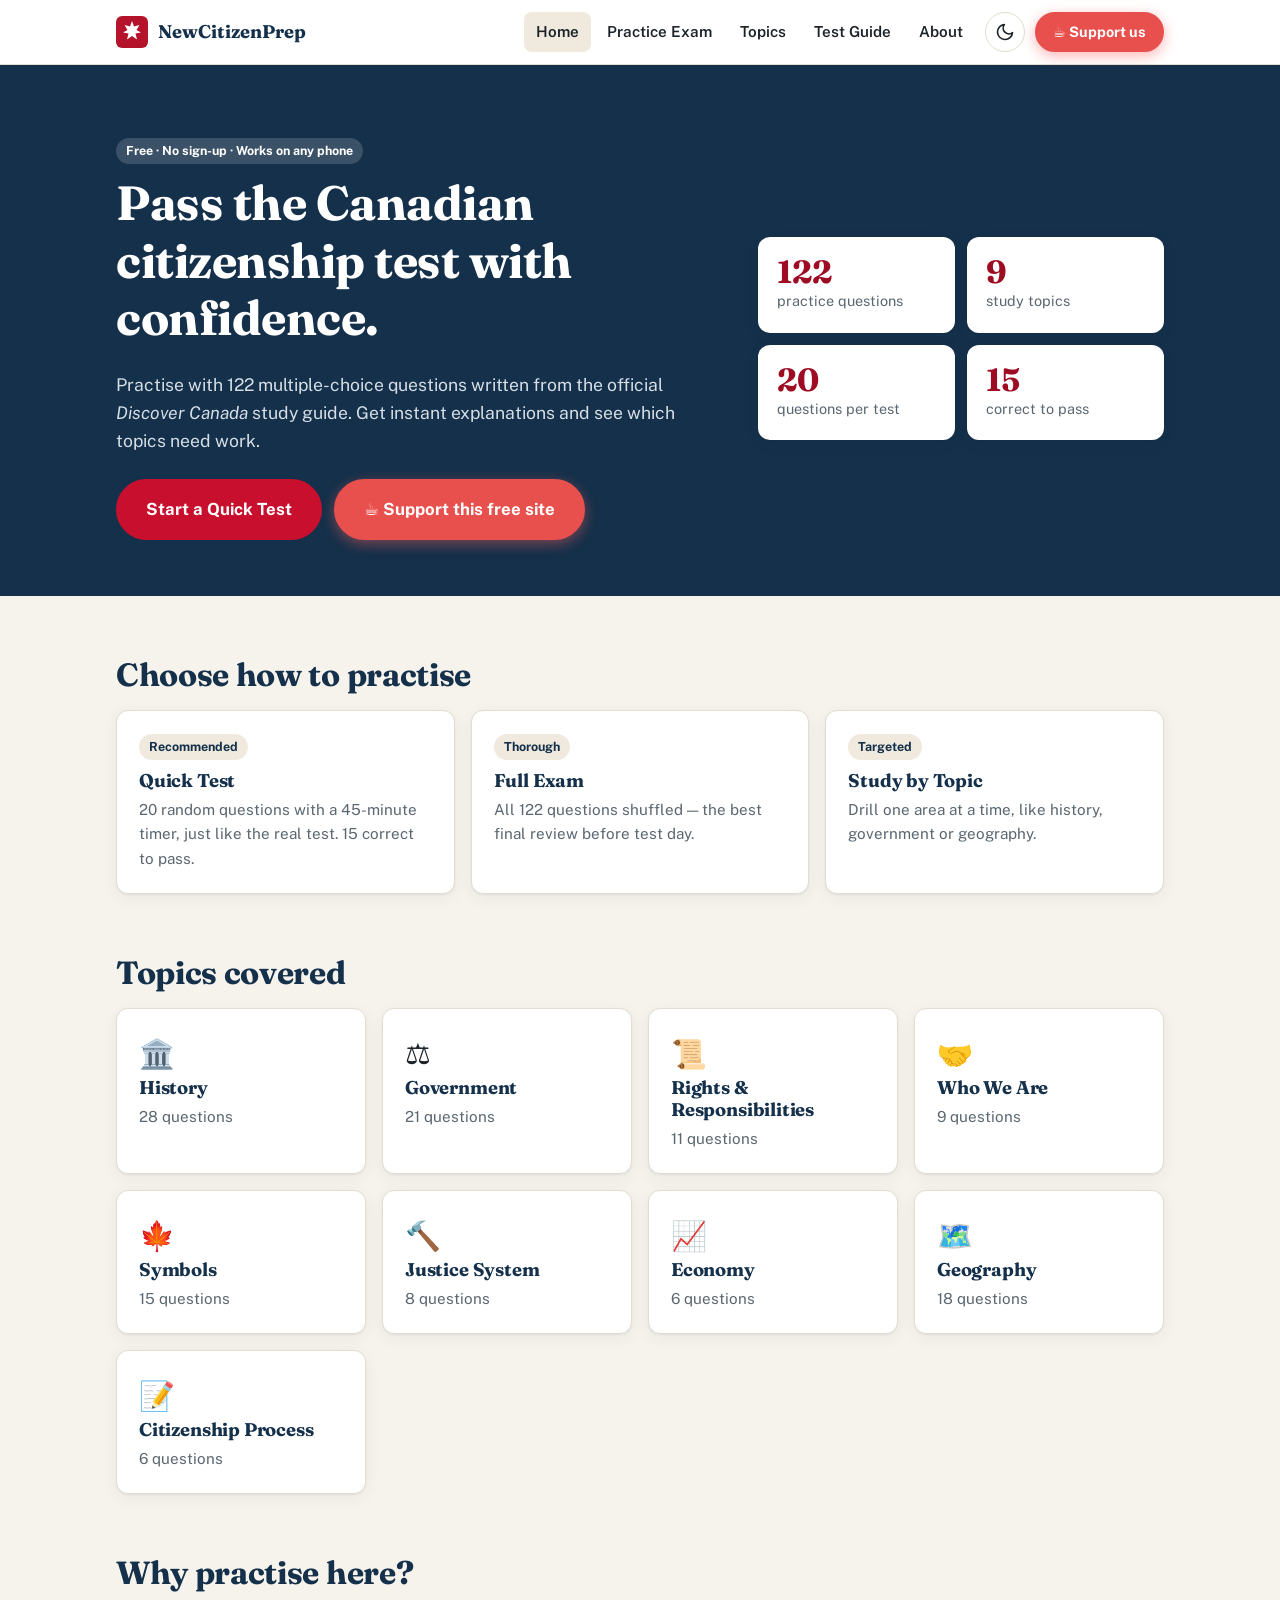
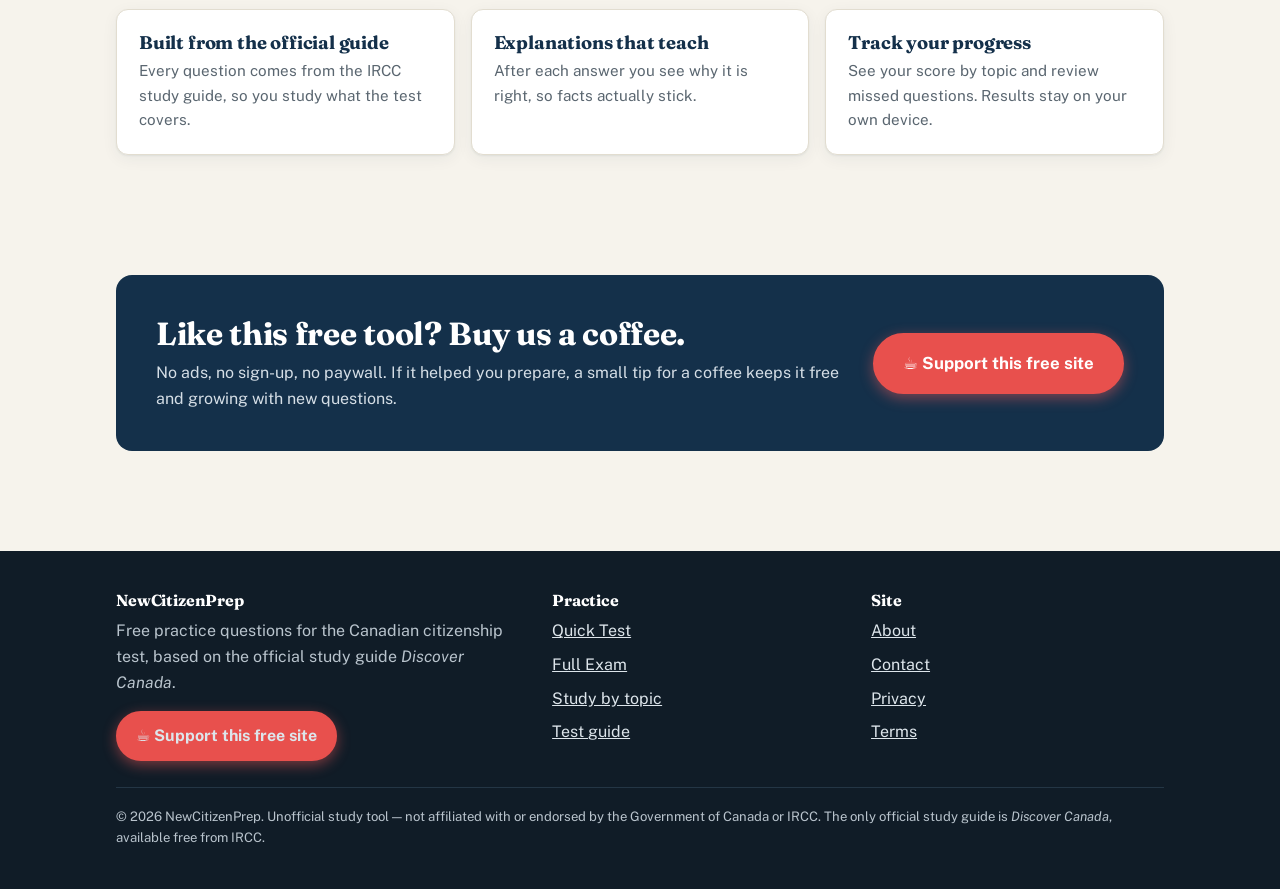
<file: index.html>
<!DOCTYPE html>
<html lang="en"><head>
<meta charset="utf-8"><meta name="viewport" content="width=device-width,initial-scale=1">
<title>NewCitizenPrep — Free Canadian Citizenship Practice Test</title>
<meta name="description" content="Free Canadian citizenship practice test with 122 questions from the Discover Canada study guide. Mobile friendly, instant explanations.">
<link rel="canonical" href="https://newcitizenprep.ca">
<meta property="og:title" content="NewCitizenPrep — Free Canadian Citizenship Practice Test"><meta property="og:description" content="Free Canadian citizenship practice test with 122 questions from the Discover Canada study guide. Mobile friendly, instant explanations."><meta property="og:type" content="website">
<meta name="theme-color" content="#14304A">
<link rel="icon" href="/img/favicon.svg" type="image/svg+xml">
<link rel="preconnect" href="https://fonts.googleapis.com"><link rel="preconnect" href="https://fonts.gstatic.com" crossorigin>
<link href="https://fonts.googleapis.com/css2?family=Fraunces:opsz,wght@9..144,600;9..144,700&family=Public+Sans:wght@400;600;700&display=swap" rel="stylesheet">
<script>try{var t=localStorage.getItem("dc_theme");if(t)document.documentElement.setAttribute("data-theme",t)}catch(e){}</script>
<link rel="stylesheet" href="/css/style.css">
</head><body>
<a class="skip" href="#main">Skip to content</a>
<header class="site-header"><div class="container nav">
<a class="brand" href="/"><img src="/img/favicon.svg" alt="" width="32" height="32"><span>NewCitizenPrep</span></a>
<ul class="menu" id="menu"><li><a href="/" aria-current="page">Home</a></li><li><a href="/exam">Practice Exam</a></li><li><a href="/topics">Topics</a></li><li><a href="/guide">Test Guide</a></li><li><a href="/about">About</a></li></ul>
<button class="icon-btn" id="theme" type="button" aria-label="Switch theme"><svg class="moon" viewBox="0 0 24 24"><path d="M21 12.8A9 9 0 1 1 11.2 3a7 7 0 0 0 9.8 9.8z"/></svg><svg class="sun" viewBox="0 0 24 24"><circle cx="12" cy="12" r="4"/><path d="M12 2v2M12 20v2M4.9 4.9l1.4 1.4M17.7 17.7l1.4 1.4M2 12h2M20 12h2M4.9 19.1l1.4-1.4M17.7 6.3l1.4-1.4"/></svg></button>
<a class="btn btn-kofi" data-kofi href="#">☕ Support us</a>
<button class="icon-btn burger" id="burger" type="button" aria-label="Menu" aria-expanded="false" aria-controls="menu"><svg viewBox="0 0 24 24"><path d="M4 7h16M4 12h16M4 17h16"/></svg></button>
</div></header>
<main id="main"><section class="hero"><div class="container hero-grid"><div>
<span class="pill">Free · No sign-up · Works on any phone</span>
<h1>Pass the Canadian citizenship test with confidence.</h1>
<p class="lede">Practise with 122 multiple-choice questions written from the official <em>Discover Canada</em> study guide. Get instant explanations and see which topics need work.</p>
<div class="cta-row"><a class="btn btn-red btn-lg" href="/exam?mode=quick">Start a Quick Test</a><a class="btn btn-kofi btn-lg" data-kofi href="#">☕ Support this free site</a></div>
</div>
<div class="stats"><div class="stat"><b>122</b><span>practice questions</span></div><div class="stat"><b>9</b><span>study topics</span></div><div class="stat"><b>20</b><span>questions per test</span></div><div class="stat"><b>15</b><span>correct to pass</span></div></div>
</div></section>
<section class="block"><div class="container"><h2>Choose how to practise</h2><div class="grid g3">
<a class="card" href="/exam?mode=quick"><span class="pill">Recommended</span><h3>Quick Test</h3><p>20 random questions with a 45-minute timer, just like the real test. 15 correct to pass.</p></a>
<a class="card" href="/exam?mode=full"><span class="pill">Thorough</span><h3>Full Exam</h3><p>All 122 questions shuffled — the best final review before test day.</p></a>
<a class="card" href="/topics"><span class="pill">Targeted</span><h3>Study by Topic</h3><p>Drill one area at a time, like history, government or geography.</p></a>
</div></div></section>
<section class="block" style="padding-top:0"><div class="container"><h2>Topics covered</h2><div class="grid g3"><a class="card" href="/exam?topic=History"><div style="font-size:1.8rem">🏛️</div><h3>History</h3><p>28 questions</p></a><a class="card" href="/exam?topic=Government"><div style="font-size:1.8rem">⚖️</div><h3>Government</h3><p>21 questions</p></a><a class="card" href="/exam?topic=Rights%20%26%20Responsibilities"><div style="font-size:1.8rem">📜</div><h3>Rights & Responsibilities</h3><p>11 questions</p></a><a class="card" href="/exam?topic=Who%20We%20Are"><div style="font-size:1.8rem">🤝</div><h3>Who We Are</h3><p>9 questions</p></a><a class="card" href="/exam?topic=Symbols"><div style="font-size:1.8rem">🍁</div><h3>Symbols</h3><p>15 questions</p></a><a class="card" href="/exam?topic=Justice%20System"><div style="font-size:1.8rem">🔨</div><h3>Justice System</h3><p>8 questions</p></a><a class="card" href="/exam?topic=Economy"><div style="font-size:1.8rem">📈</div><h3>Economy</h3><p>6 questions</p></a><a class="card" href="/exam?topic=Geography"><div style="font-size:1.8rem">🗺️</div><h3>Geography</h3><p>18 questions</p></a><a class="card" href="/exam?topic=Citizenship%20Process"><div style="font-size:1.8rem">📝</div><h3>Citizenship Process</h3><p>6 questions</p></a></div></div></section>
<section class="block" style="padding-top:0"><div class="container"><h2>Why practise here?</h2><div class="grid g3">
<div class="card"><h3>Built from the official guide</h3><p>Every question comes from the IRCC study guide, so you study what the test covers.</p></div>
<div class="card"><h3>Explanations that teach</h3><p>After each answer you see why it is right, so facts actually stick.</p></div>
<div class="card"><h3>Track your progress</h3><p>See your score by topic and review missed questions. Results stay on your own device.</p></div></div></div></section>
<section class="block"><div class="container"><div class="support"><div><h2>Like this free tool? Buy us a coffee.</h2><p>No ads, no sign-up, no paywall. If it helped you prepare, a small tip for a coffee keeps it free and growing with new questions.</p></div><a class="btn btn-kofi btn-lg" data-kofi href="#">☕ Support this free site</a></div></div></section></main>
<footer class="site-footer"><div class="container">
<div class="foot">
<div><h3>NewCitizenPrep</h3><p>Free practice questions for the Canadian citizenship test, based on the official study guide <em>Discover Canada</em>.</p>
<a class="btn btn-kofi" data-kofi href="#">☕ Support this free site</a></div>
<div><h3>Practice</h3><ul><li><a href="/exam?mode=quick">Quick Test</a></li><li><a href="/exam?mode=full">Full Exam</a></li><li><a href="/topics">Study by topic</a></li><li><a href="/guide">Test guide</a></li></ul></div>
<div><h3>Site</h3><ul><li><a href="/about">About</a></li><li><a href="/contact">Contact</a></li><li><a href="/privacy">Privacy</a></li><li><a href="/terms">Terms</a></li></ul></div>
</div>
<p class="fine">© <span data-year>2026</span> NewCitizenPrep. Unofficial study tool — not affiliated with or endorsed by the Government of Canada or IRCC. The only official study guide is <em>Discover Canada</em>, available free from IRCC.</p>
</div></footer>
<script src="/js/config.js"></script><script src="/js/site.js"></script>
</body></html>
</file>
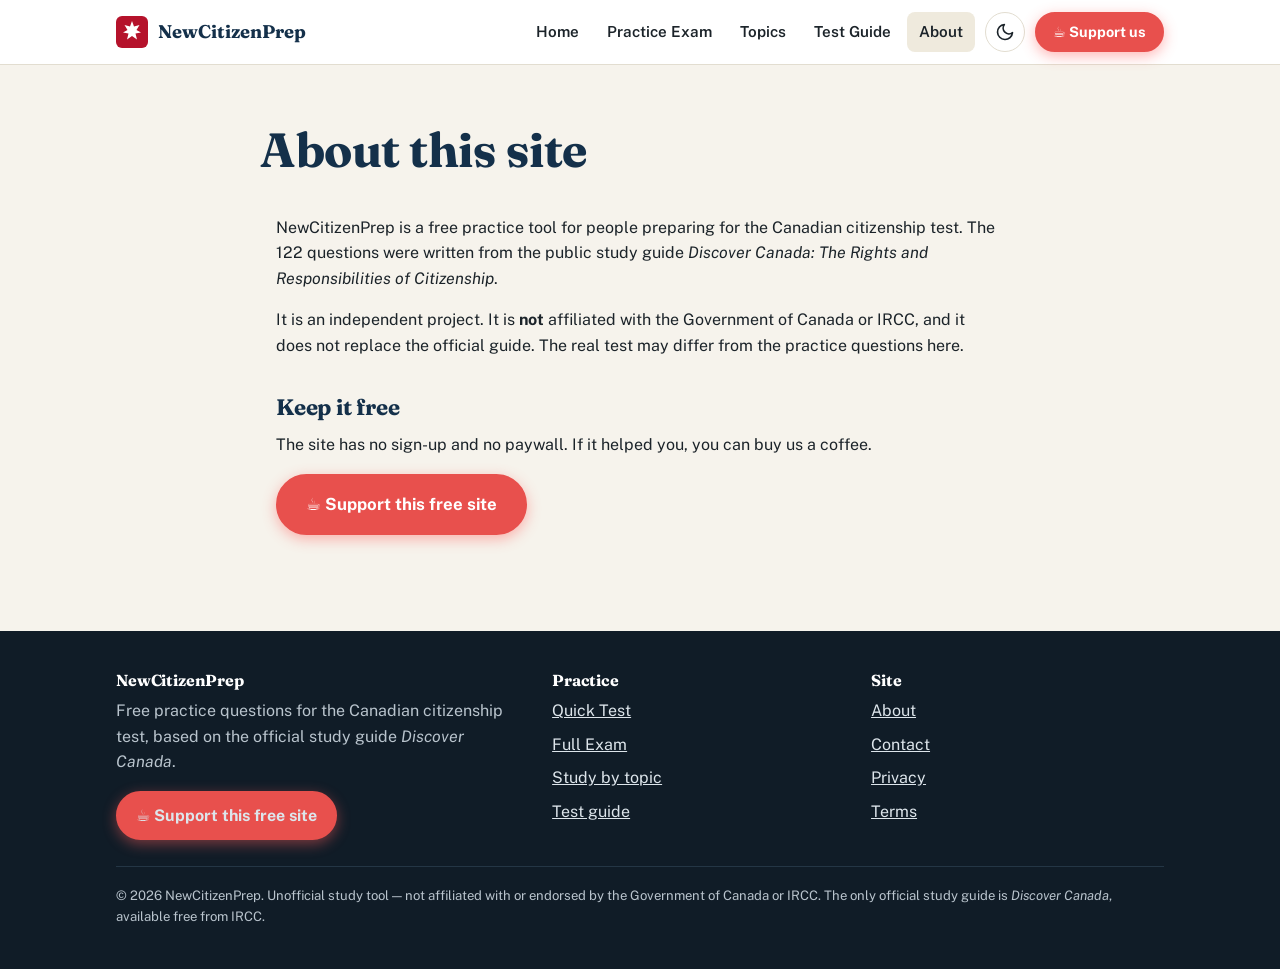
<file: about.html>
<!DOCTYPE html>
<html lang="en"><head>
<meta charset="utf-8"><meta name="viewport" content="width=device-width,initial-scale=1">
<title>About — NewCitizenPrep</title>
<meta name="description" content="About this free Canadian citizenship practice test website.">
<link rel="canonical" href="https://newcitizenprep.ca/about">
<meta property="og:title" content="About — NewCitizenPrep"><meta property="og:description" content="About this free Canadian citizenship practice test website."><meta property="og:type" content="website">
<meta name="theme-color" content="#14304A">
<link rel="icon" href="/img/favicon.svg" type="image/svg+xml">
<link rel="preconnect" href="https://fonts.googleapis.com"><link rel="preconnect" href="https://fonts.gstatic.com" crossorigin>
<link href="https://fonts.googleapis.com/css2?family=Fraunces:opsz,wght@9..144,600;9..144,700&family=Public+Sans:wght@400;600;700&display=swap" rel="stylesheet">
<script>try{var t=localStorage.getItem("dc_theme");if(t)document.documentElement.setAttribute("data-theme",t)}catch(e){}</script>
<link rel="stylesheet" href="/css/style.css">
</head><body>
<a class="skip" href="#main">Skip to content</a>
<header class="site-header"><div class="container nav">
<a class="brand" href="/"><img src="/img/favicon.svg" alt="" width="32" height="32"><span>NewCitizenPrep</span></a>
<ul class="menu" id="menu"><li><a href="/">Home</a></li><li><a href="/exam">Practice Exam</a></li><li><a href="/topics">Topics</a></li><li><a href="/guide">Test Guide</a></li><li><a href="/about" aria-current="page">About</a></li></ul>
<button class="icon-btn" id="theme" type="button" aria-label="Switch theme"><svg class="moon" viewBox="0 0 24 24"><path d="M21 12.8A9 9 0 1 1 11.2 3a7 7 0 0 0 9.8 9.8z"/></svg><svg class="sun" viewBox="0 0 24 24"><circle cx="12" cy="12" r="4"/><path d="M12 2v2M12 20v2M4.9 4.9l1.4 1.4M17.7 17.7l1.4 1.4M2 12h2M20 12h2M4.9 19.1l1.4-1.4M17.7 6.3l1.4-1.4"/></svg></button>
<a class="btn btn-kofi" data-kofi href="#">☕ Support us</a>
<button class="icon-btn burger" id="burger" type="button" aria-label="Menu" aria-expanded="false" aria-controls="menu"><svg viewBox="0 0 24 24"><path d="M4 7h16M4 12h16M4 17h16"/></svg></button>
</div></header>
<main id="main"><div class="container narrow page-head"><h1>About this site</h1></div><div class="container narrow prose">
<p>NewCitizenPrep is a free practice tool for people preparing for the Canadian citizenship test. The 122 questions were written from the public study guide <em>Discover Canada: The Rights and Responsibilities of Citizenship</em>.</p>
<p>It is an independent project. It is <strong>not</strong> affiliated with the Government of Canada or IRCC, and it does not replace the official guide. The real test may differ from the practice questions here.</p>
<h2>Keep it free</h2><p>The site has no sign-up and no paywall. If it helped you, you can buy us a coffee.</p>
<a class="btn btn-kofi btn-lg" data-kofi href="#">☕ Support this free site</a></div></main>
<footer class="site-footer"><div class="container">
<div class="foot">
<div><h3>NewCitizenPrep</h3><p>Free practice questions for the Canadian citizenship test, based on the official study guide <em>Discover Canada</em>.</p>
<a class="btn btn-kofi" data-kofi href="#">☕ Support this free site</a></div>
<div><h3>Practice</h3><ul><li><a href="/exam?mode=quick">Quick Test</a></li><li><a href="/exam?mode=full">Full Exam</a></li><li><a href="/topics">Study by topic</a></li><li><a href="/guide">Test guide</a></li></ul></div>
<div><h3>Site</h3><ul><li><a href="/about">About</a></li><li><a href="/contact">Contact</a></li><li><a href="/privacy">Privacy</a></li><li><a href="/terms">Terms</a></li></ul></div>
</div>
<p class="fine">© <span data-year>2026</span> NewCitizenPrep. Unofficial study tool — not affiliated with or endorsed by the Government of Canada or IRCC. The only official study guide is <em>Discover Canada</em>, available free from IRCC.</p>
</div></footer>
<script src="/js/config.js"></script><script src="/js/site.js"></script>
</body></html>
</file>
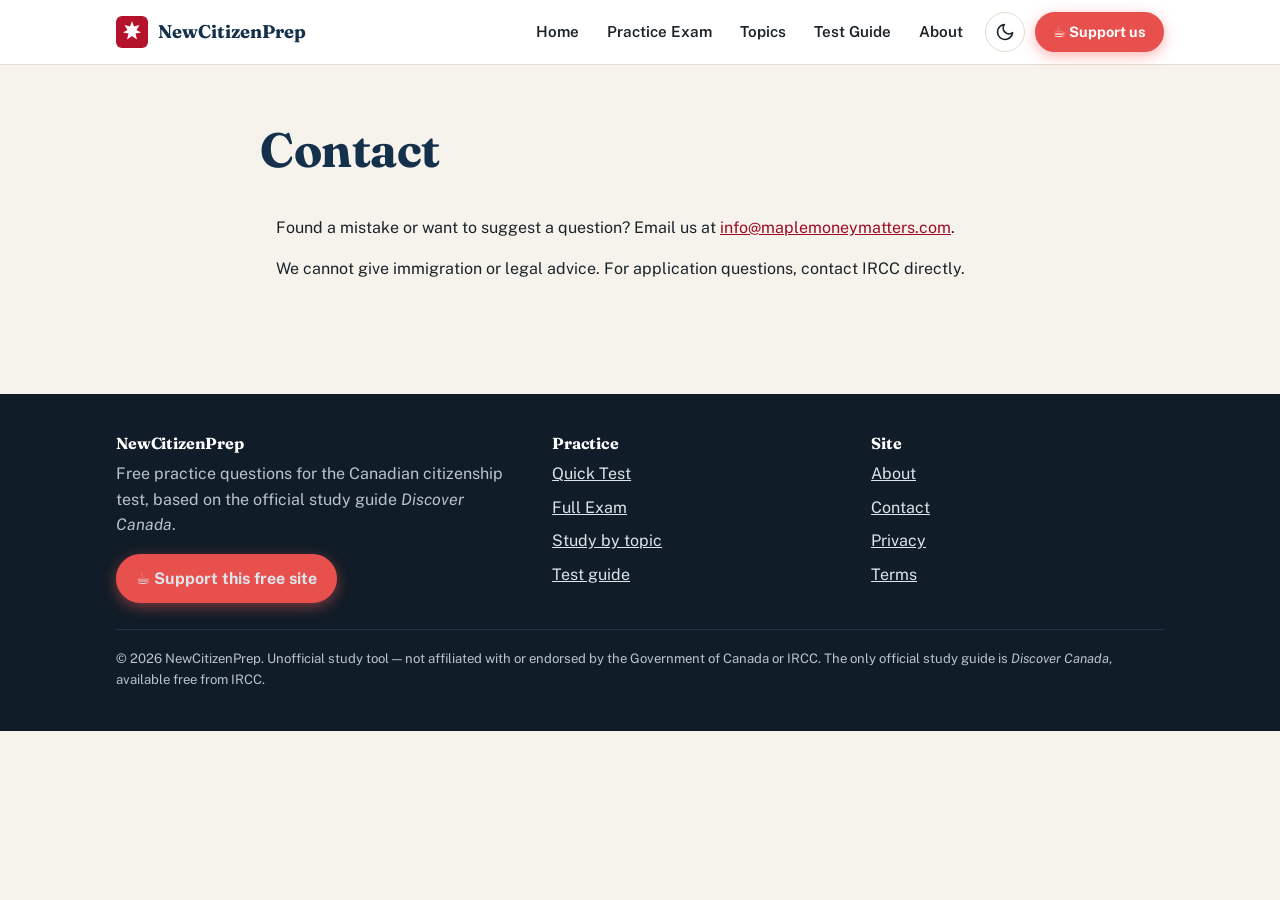
<file: contact.html>
<!DOCTYPE html>
<html lang="en"><head>
<meta charset="utf-8"><meta name="viewport" content="width=device-width,initial-scale=1">
<title>Contact</title>
<meta name="description" content="Contact NewCitizenPrep to report an error or suggest a question.">
<link rel="canonical" href="https://newcitizenprep.ca/contact">
<meta property="og:title" content="Contact"><meta property="og:description" content="Contact NewCitizenPrep to report an error or suggest a question."><meta property="og:type" content="website">
<meta name="theme-color" content="#14304A">
<link rel="icon" href="/img/favicon.svg" type="image/svg+xml">
<link rel="preconnect" href="https://fonts.googleapis.com"><link rel="preconnect" href="https://fonts.gstatic.com" crossorigin>
<link href="https://fonts.googleapis.com/css2?family=Fraunces:opsz,wght@9..144,600;9..144,700&family=Public+Sans:wght@400;600;700&display=swap" rel="stylesheet">
<script>try{var t=localStorage.getItem("dc_theme");if(t)document.documentElement.setAttribute("data-theme",t)}catch(e){}</script>
<link rel="stylesheet" href="/css/style.css">
</head><body>
<a class="skip" href="#main">Skip to content</a>
<header class="site-header"><div class="container nav">
<a class="brand" href="/"><img src="/img/favicon.svg" alt="" width="32" height="32"><span>NewCitizenPrep</span></a>
<ul class="menu" id="menu"><li><a href="/">Home</a></li><li><a href="/exam">Practice Exam</a></li><li><a href="/topics">Topics</a></li><li><a href="/guide">Test Guide</a></li><li><a href="/about">About</a></li></ul>
<button class="icon-btn" id="theme" type="button" aria-label="Switch theme"><svg class="moon" viewBox="0 0 24 24"><path d="M21 12.8A9 9 0 1 1 11.2 3a7 7 0 0 0 9.8 9.8z"/></svg><svg class="sun" viewBox="0 0 24 24"><circle cx="12" cy="12" r="4"/><path d="M12 2v2M12 20v2M4.9 4.9l1.4 1.4M17.7 17.7l1.4 1.4M2 12h2M20 12h2M4.9 19.1l1.4-1.4M17.7 6.3l1.4-1.4"/></svg></button>
<a class="btn btn-kofi" data-kofi href="#">☕ Support us</a>
<button class="icon-btn burger" id="burger" type="button" aria-label="Menu" aria-expanded="false" aria-controls="menu"><svg viewBox="0 0 24 24"><path d="M4 7h16M4 12h16M4 17h16"/></svg></button>
</div></header>
<main id="main"><div class="container narrow page-head"><h1>Contact</h1></div><div class="container narrow prose"><p>Found a mistake or want to suggest a question? Email us at <a data-email href="#">email</a>.</p><p>We cannot give immigration or legal advice. For application questions, contact IRCC directly.</p></div></main>
<footer class="site-footer"><div class="container">
<div class="foot">
<div><h3>NewCitizenPrep</h3><p>Free practice questions for the Canadian citizenship test, based on the official study guide <em>Discover Canada</em>.</p>
<a class="btn btn-kofi" data-kofi href="#">☕ Support this free site</a></div>
<div><h3>Practice</h3><ul><li><a href="/exam?mode=quick">Quick Test</a></li><li><a href="/exam?mode=full">Full Exam</a></li><li><a href="/topics">Study by topic</a></li><li><a href="/guide">Test guide</a></li></ul></div>
<div><h3>Site</h3><ul><li><a href="/about">About</a></li><li><a href="/contact">Contact</a></li><li><a href="/privacy">Privacy</a></li><li><a href="/terms">Terms</a></li></ul></div>
</div>
<p class="fine">© <span data-year>2026</span> NewCitizenPrep. Unofficial study tool — not affiliated with or endorsed by the Government of Canada or IRCC. The only official study guide is <em>Discover Canada</em>, available free from IRCC.</p>
</div></footer>
<script src="/js/config.js"></script><script src="/js/site.js"></script>
</body></html>
</file>
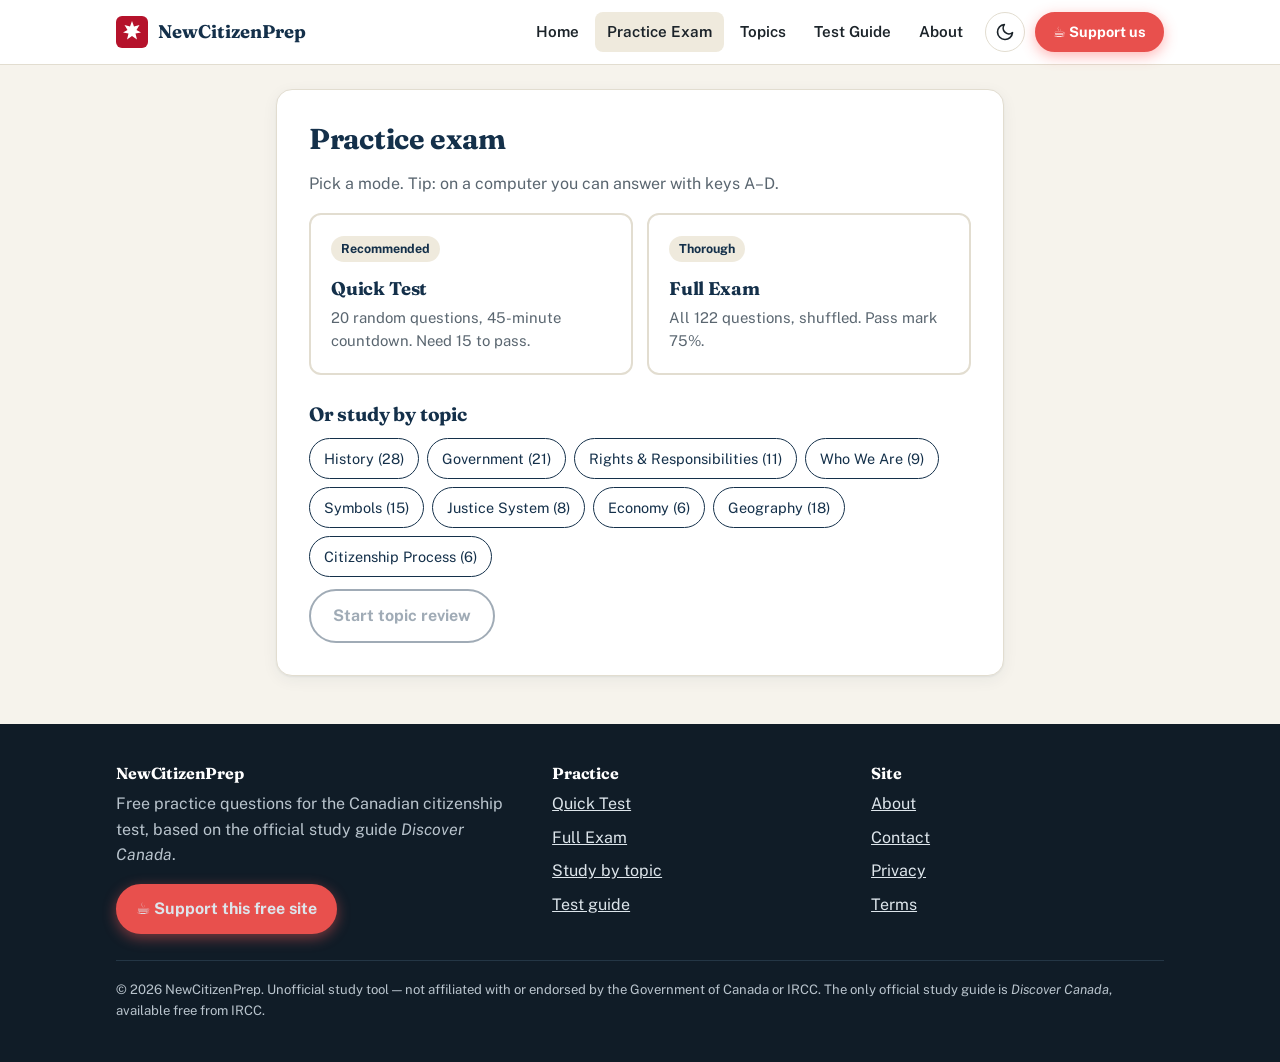
<file: exam.html>
<!DOCTYPE html>
<html lang="en"><head>
<meta charset="utf-8"><meta name="viewport" content="width=device-width,initial-scale=1">
<title>Practice Exam — Canadian Citizenship Test</title>
<meta name="description" content="Take a timed Canadian citizenship practice exam or study by topic. Instant feedback and explanations.">
<link rel="canonical" href="https://newcitizenprep.ca/exam">
<meta property="og:title" content="Practice Exam — Canadian Citizenship Test"><meta property="og:description" content="Take a timed Canadian citizenship practice exam or study by topic. Instant feedback and explanations."><meta property="og:type" content="website">
<meta name="theme-color" content="#14304A">
<link rel="icon" href="/img/favicon.svg" type="image/svg+xml">
<link rel="preconnect" href="https://fonts.googleapis.com"><link rel="preconnect" href="https://fonts.gstatic.com" crossorigin>
<link href="https://fonts.googleapis.com/css2?family=Fraunces:opsz,wght@9..144,600;9..144,700&family=Public+Sans:wght@400;600;700&display=swap" rel="stylesheet">
<script>try{var t=localStorage.getItem("dc_theme");if(t)document.documentElement.setAttribute("data-theme",t)}catch(e){}</script>
<link rel="stylesheet" href="/css/style.css">
</head><body>
<a class="skip" href="#main">Skip to content</a>
<header class="site-header"><div class="container nav">
<a class="brand" href="/"><img src="/img/favicon.svg" alt="" width="32" height="32"><span>NewCitizenPrep</span></a>
<ul class="menu" id="menu"><li><a href="/">Home</a></li><li><a href="/exam" aria-current="page">Practice Exam</a></li><li><a href="/topics">Topics</a></li><li><a href="/guide">Test Guide</a></li><li><a href="/about">About</a></li></ul>
<button class="icon-btn" id="theme" type="button" aria-label="Switch theme"><svg class="moon" viewBox="0 0 24 24"><path d="M21 12.8A9 9 0 1 1 11.2 3a7 7 0 0 0 9.8 9.8z"/></svg><svg class="sun" viewBox="0 0 24 24"><circle cx="12" cy="12" r="4"/><path d="M12 2v2M12 20v2M4.9 4.9l1.4 1.4M17.7 17.7l1.4 1.4M2 12h2M20 12h2M4.9 19.1l1.4-1.4M17.7 6.3l1.4-1.4"/></svg></button>
<a class="btn btn-kofi" data-kofi href="#">☕ Support us</a>
<button class="icon-btn burger" id="burger" type="button" aria-label="Menu" aria-expanded="false" aria-controls="menu"><svg viewBox="0 0 24 24"><path d="M4 7h16M4 12h16M4 17h16"/></svg></button>
</div></header>
<main id="main"><div class="container narrow exam-wrap">
<section id="screen-pick" class="panel"><h1 style="font-size:1.8rem">Practice exam</h1><p style="color:var(--muted)">Pick a mode. Tip: on a computer you can answer with keys A–D.</p>
<div class="mode-list">
<button class="mode" id="go-quick"><span class="pill">Recommended</span><h3>Quick Test</h3><p>20 random questions, 45-minute countdown. Need 15 to pass.</p></button>
<button class="mode" id="go-full"><span class="pill">Thorough</span><h3>Full Exam</h3><p>All <span id="count-all">122</span> questions, shuffled. Pass mark 75%.</p></button></div>
<h2 style="margin-top:28px;font-size:1.2rem">Or study by topic</h2><div class="chips" id="chips"></div>
<button class="btn btn-ghost" id="go-topic" disabled>Start topic review</button>
<div class="hist hidden" id="hist"><h2 style="font-size:1.1rem">Your recent attempts</h2><ul id="hist-list"></ul></div></section>

<section id="screen-quiz" class="panel hidden"><div class="q-top"><span class="q-cat" id="q-cat"></span><span id="q-prog"></span><span class="timer" id="timer"></span></div>
<div class="bar"><i id="bar"></i></div><h2 class="q-text" id="q-text"></h2><div class="opts" id="opts"></div><div class="why" id="why" aria-live="polite"></div>
<div class="q-actions"><button class="btn btn-ghost" id="quit">Quit</button><button class="btn btn-red" id="next" disabled>Check answer</button></div></section>

<section id="screen-result" class="panel hidden" style="text-align:center"><div class="verdict" id="verdict"></div><div class="score" id="score"></div><p id="score-sub" style="color:var(--muted)"></p>
<div style="text-align:left;margin:18px 0" id="catbars"></div>
<div class="support" style="text-align:left;margin:22px 0"><div><h3 style="color:#fff">Did this help?</h3><p>This site is free. A coffee helps us add more questions.</p></div><a class="btn btn-kofi btn-lg" data-kofi href="#">☕ Support this free site</a></div>
<div class="row" style="justify-content:center"><button class="btn btn-red" id="again">Try again</button><button class="btn btn-ghost" id="home">Back to modes</button><button class="btn btn-ghost" id="toggle-review">Show missed questions</button></div>
<div id="review" class="hidden" style="text-align:left;margin-top:18px"></div></section></div></main>
<footer class="site-footer"><div class="container">
<div class="foot">
<div><h3>NewCitizenPrep</h3><p>Free practice questions for the Canadian citizenship test, based on the official study guide <em>Discover Canada</em>.</p>
<a class="btn btn-kofi" data-kofi href="#">☕ Support this free site</a></div>
<div><h3>Practice</h3><ul><li><a href="/exam?mode=quick">Quick Test</a></li><li><a href="/exam?mode=full">Full Exam</a></li><li><a href="/topics">Study by topic</a></li><li><a href="/guide">Test guide</a></li></ul></div>
<div><h3>Site</h3><ul><li><a href="/about">About</a></li><li><a href="/contact">Contact</a></li><li><a href="/privacy">Privacy</a></li><li><a href="/terms">Terms</a></li></ul></div>
</div>
<p class="fine">© <span data-year>2026</span> NewCitizenPrep. Unofficial study tool — not affiliated with or endorsed by the Government of Canada or IRCC. The only official study guide is <em>Discover Canada</em>, available free from IRCC.</p>
</div></footer>
<script src="/js/config.js"></script><script src="/js/site.js"></script><script src="/js/questions.js"></script><script src="/js/exam.js"></script>
</body></html>
</file>
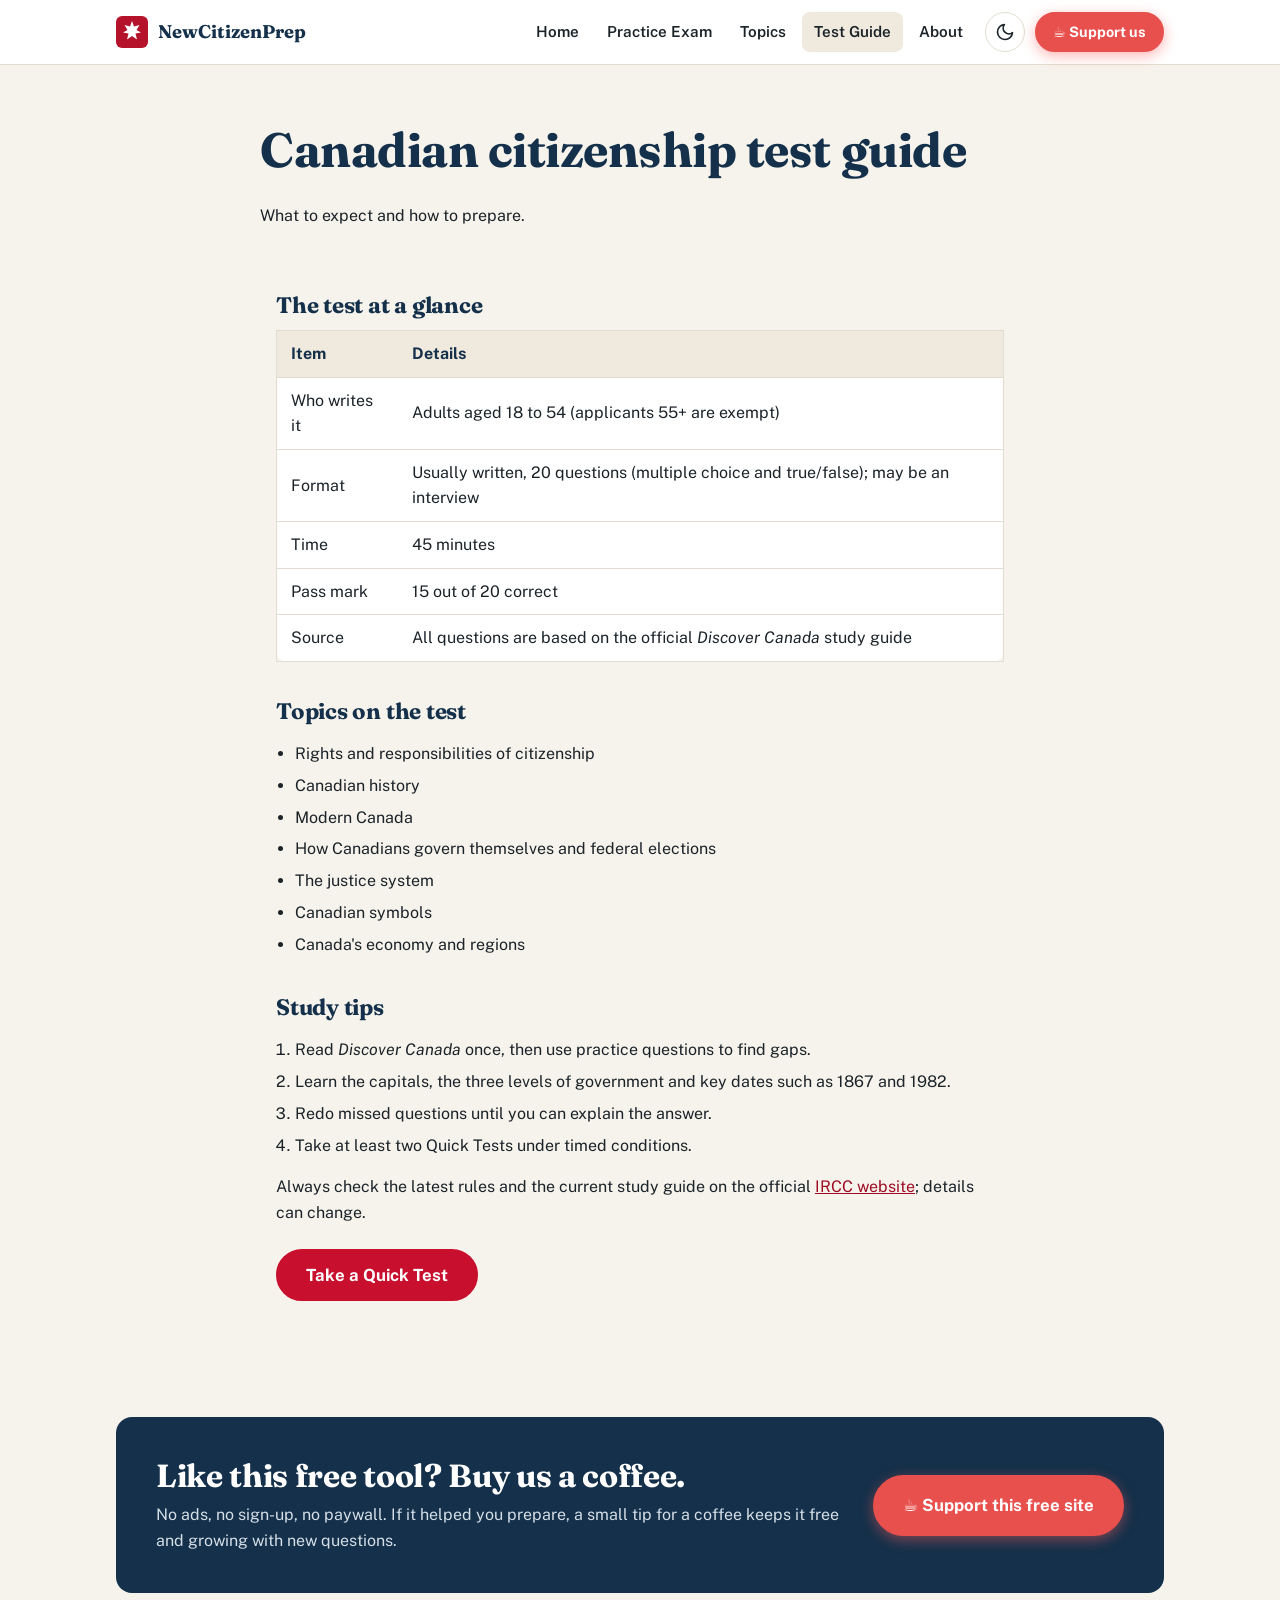
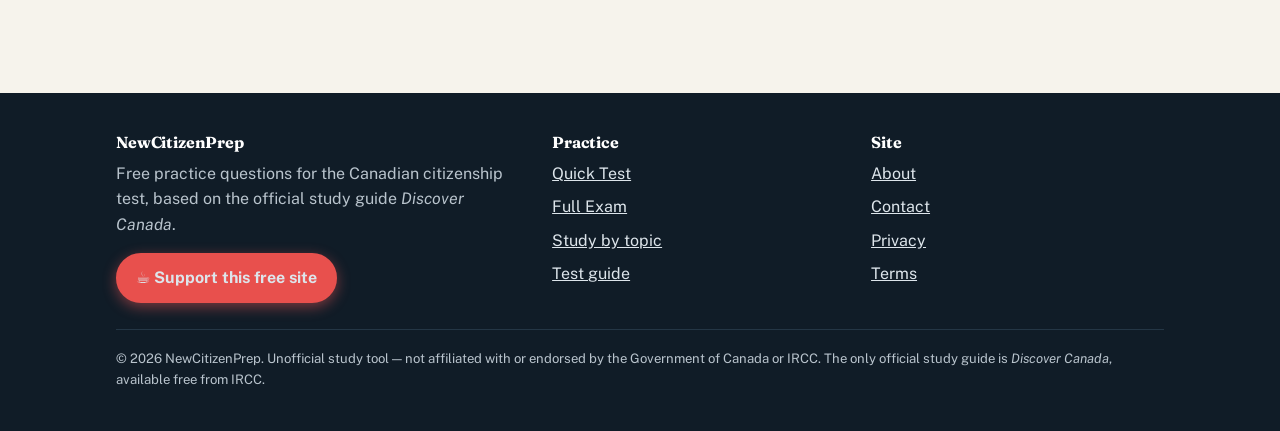
<file: guide.html>
<!DOCTYPE html>
<html lang="en"><head>
<meta charset="utf-8"><meta name="viewport" content="width=device-width,initial-scale=1">
<title>Canadian Citizenship Test Guide — Format, Pass Mark, Tips</title>
<meta name="description" content="How the Canadian citizenship test works: format, time limit, pass mark, topics and study tips.">
<link rel="canonical" href="https://newcitizenprep.ca/guide">
<meta property="og:title" content="Canadian Citizenship Test Guide — Format, Pass Mark, Tips"><meta property="og:description" content="How the Canadian citizenship test works: format, time limit, pass mark, topics and study tips."><meta property="og:type" content="website">
<meta name="theme-color" content="#14304A">
<link rel="icon" href="/img/favicon.svg" type="image/svg+xml">
<link rel="preconnect" href="https://fonts.googleapis.com"><link rel="preconnect" href="https://fonts.gstatic.com" crossorigin>
<link href="https://fonts.googleapis.com/css2?family=Fraunces:opsz,wght@9..144,600;9..144,700&family=Public+Sans:wght@400;600;700&display=swap" rel="stylesheet">
<script>try{var t=localStorage.getItem("dc_theme");if(t)document.documentElement.setAttribute("data-theme",t)}catch(e){}</script>
<link rel="stylesheet" href="/css/style.css">
</head><body>
<a class="skip" href="#main">Skip to content</a>
<header class="site-header"><div class="container nav">
<a class="brand" href="/"><img src="/img/favicon.svg" alt="" width="32" height="32"><span>NewCitizenPrep</span></a>
<ul class="menu" id="menu"><li><a href="/">Home</a></li><li><a href="/exam">Practice Exam</a></li><li><a href="/topics">Topics</a></li><li><a href="/guide" aria-current="page">Test Guide</a></li><li><a href="/about">About</a></li></ul>
<button class="icon-btn" id="theme" type="button" aria-label="Switch theme"><svg class="moon" viewBox="0 0 24 24"><path d="M21 12.8A9 9 0 1 1 11.2 3a7 7 0 0 0 9.8 9.8z"/></svg><svg class="sun" viewBox="0 0 24 24"><circle cx="12" cy="12" r="4"/><path d="M12 2v2M12 20v2M4.9 4.9l1.4 1.4M17.7 17.7l1.4 1.4M2 12h2M20 12h2M4.9 19.1l1.4-1.4M17.7 6.3l1.4-1.4"/></svg></button>
<a class="btn btn-kofi" data-kofi href="#">☕ Support us</a>
<button class="icon-btn burger" id="burger" type="button" aria-label="Menu" aria-expanded="false" aria-controls="menu"><svg viewBox="0 0 24 24"><path d="M4 7h16M4 12h16M4 17h16"/></svg></button>
</div></header>
<main id="main"><div class="container narrow page-head"><h1>Canadian citizenship test guide</h1><p class=lede>What to expect and how to prepare.</p></div><div class="container narrow prose">
<h2>The test at a glance</h2>
<div class="table-wrap"><table><tr><th>Item</th><th>Details</th></tr>
<tr><td>Who writes it</td><td>Adults aged 18 to 54 (applicants 55+ are exempt)</td></tr>
<tr><td>Format</td><td>Usually written, 20 questions (multiple choice and true/false); may be an interview</td></tr>
<tr><td>Time</td><td>45 minutes</td></tr>
<tr><td>Pass mark</td><td>15 out of 20 correct</td></tr>
<tr><td>Source</td><td>All questions are based on the official <em>Discover Canada</em> study guide</td></tr></table></div>
<h2>Topics on the test</h2><ul><li>Rights and responsibilities of citizenship</li><li>Canadian history</li><li>Modern Canada</li><li>How Canadians govern themselves and federal elections</li><li>The justice system</li><li>Canadian symbols</li><li>Canada's economy and regions</li></ul>
<h2>Study tips</h2><ol><li>Read <em>Discover Canada</em> once, then use practice questions to find gaps.</li><li>Learn the capitals, the three levels of government and key dates such as 1867 and 1982.</li><li>Redo missed questions until you can explain the answer.</li><li>Take at least two Quick Tests under timed conditions.</li></ol>
<p>Always check the latest rules and the current study guide on the official <a href="https://www.canada.ca/en/immigration-refugees-citizenship.html" rel="noopener" target="_blank">IRCC website</a>; details can change.</p>
<div class="cta-row"><a class="btn btn-red btn-lg" href="/exam?mode=quick">Take a Quick Test</a></div></div><section class="block"><div class="container"><div class="support"><div><h2>Like this free tool? Buy us a coffee.</h2><p>No ads, no sign-up, no paywall. If it helped you prepare, a small tip for a coffee keeps it free and growing with new questions.</p></div><a class="btn btn-kofi btn-lg" data-kofi href="#">☕ Support this free site</a></div></div></section></main>
<footer class="site-footer"><div class="container">
<div class="foot">
<div><h3>NewCitizenPrep</h3><p>Free practice questions for the Canadian citizenship test, based on the official study guide <em>Discover Canada</em>.</p>
<a class="btn btn-kofi" data-kofi href="#">☕ Support this free site</a></div>
<div><h3>Practice</h3><ul><li><a href="/exam?mode=quick">Quick Test</a></li><li><a href="/exam?mode=full">Full Exam</a></li><li><a href="/topics">Study by topic</a></li><li><a href="/guide">Test guide</a></li></ul></div>
<div><h3>Site</h3><ul><li><a href="/about">About</a></li><li><a href="/contact">Contact</a></li><li><a href="/privacy">Privacy</a></li><li><a href="/terms">Terms</a></li></ul></div>
</div>
<p class="fine">© <span data-year>2026</span> NewCitizenPrep. Unofficial study tool — not affiliated with or endorsed by the Government of Canada or IRCC. The only official study guide is <em>Discover Canada</em>, available free from IRCC.</p>
</div></footer>
<script src="/js/config.js"></script><script src="/js/site.js"></script>
</body></html>
</file>
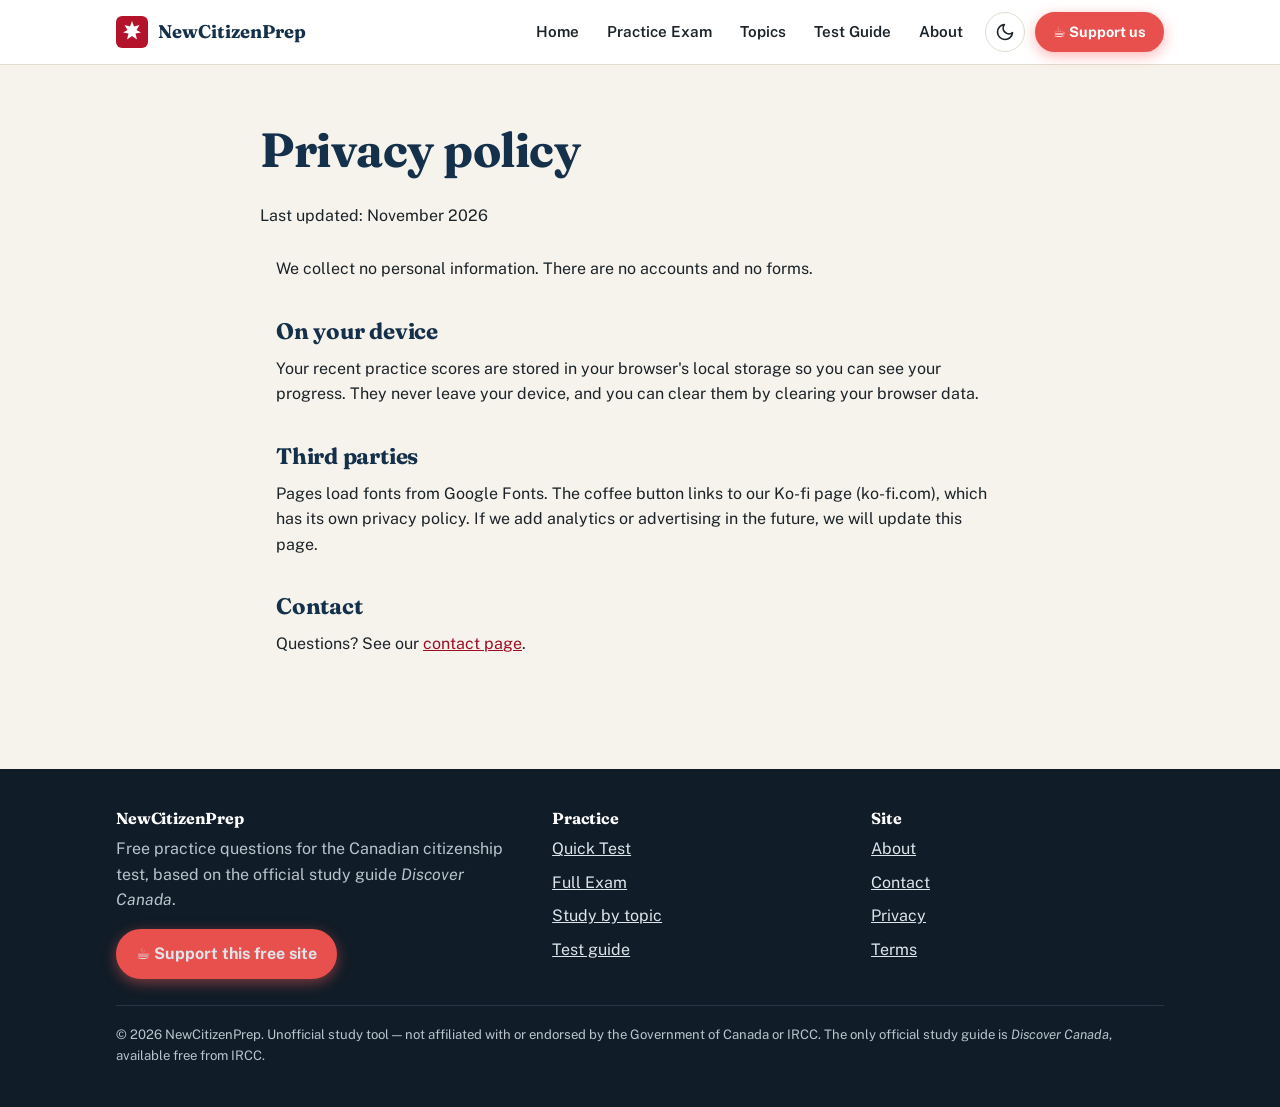
<file: privacy.html>
<!DOCTYPE html>
<html lang="en"><head>
<meta charset="utf-8"><meta name="viewport" content="width=device-width,initial-scale=1">
<title>Privacy Policy</title>
<meta name="description" content="Privacy policy for NewCitizenPrep.">
<link rel="canonical" href="https://newcitizenprep.ca/privacy">
<meta property="og:title" content="Privacy Policy"><meta property="og:description" content="Privacy policy for NewCitizenPrep."><meta property="og:type" content="website">
<meta name="theme-color" content="#14304A">
<link rel="icon" href="/img/favicon.svg" type="image/svg+xml">
<link rel="preconnect" href="https://fonts.googleapis.com"><link rel="preconnect" href="https://fonts.gstatic.com" crossorigin>
<link href="https://fonts.googleapis.com/css2?family=Fraunces:opsz,wght@9..144,600;9..144,700&family=Public+Sans:wght@400;600;700&display=swap" rel="stylesheet">
<script>try{var t=localStorage.getItem("dc_theme");if(t)document.documentElement.setAttribute("data-theme",t)}catch(e){}</script>
<link rel="stylesheet" href="/css/style.css">
</head><body>
<a class="skip" href="#main">Skip to content</a>
<header class="site-header"><div class="container nav">
<a class="brand" href="/"><img src="/img/favicon.svg" alt="" width="32" height="32"><span>NewCitizenPrep</span></a>
<ul class="menu" id="menu"><li><a href="/">Home</a></li><li><a href="/exam">Practice Exam</a></li><li><a href="/topics">Topics</a></li><li><a href="/guide">Test Guide</a></li><li><a href="/about">About</a></li></ul>
<button class="icon-btn" id="theme" type="button" aria-label="Switch theme"><svg class="moon" viewBox="0 0 24 24"><path d="M21 12.8A9 9 0 1 1 11.2 3a7 7 0 0 0 9.8 9.8z"/></svg><svg class="sun" viewBox="0 0 24 24"><circle cx="12" cy="12" r="4"/><path d="M12 2v2M12 20v2M4.9 4.9l1.4 1.4M17.7 17.7l1.4 1.4M2 12h2M20 12h2M4.9 19.1l1.4-1.4M17.7 6.3l1.4-1.4"/></svg></button>
<a class="btn btn-kofi" data-kofi href="#">☕ Support us</a>
<button class="icon-btn burger" id="burger" type="button" aria-label="Menu" aria-expanded="false" aria-controls="menu"><svg viewBox="0 0 24 24"><path d="M4 7h16M4 12h16M4 17h16"/></svg></button>
</div></header>
<main id="main"><div class="container narrow page-head"><h1>Privacy policy</h1><p class=lede>Last updated: November 2026</p></div><div class="container narrow prose">
<p>We collect no personal information. There are no accounts and no forms.</p>
<h2>On your device</h2><p>Your recent practice scores are stored in your browser's local storage so you can see your progress. They never leave your device, and you can clear them by clearing your browser data.</p>
<h2>Third parties</h2><p>Pages load fonts from Google Fonts. The coffee button links to our Ko-fi page (ko-fi.com), which has its own privacy policy. If we add analytics or advertising in the future, we will update this page.</p>
<h2>Contact</h2><p>Questions? See our <a href="/contact">contact page</a>.</p></div></main>
<footer class="site-footer"><div class="container">
<div class="foot">
<div><h3>NewCitizenPrep</h3><p>Free practice questions for the Canadian citizenship test, based on the official study guide <em>Discover Canada</em>.</p>
<a class="btn btn-kofi" data-kofi href="#">☕ Support this free site</a></div>
<div><h3>Practice</h3><ul><li><a href="/exam?mode=quick">Quick Test</a></li><li><a href="/exam?mode=full">Full Exam</a></li><li><a href="/topics">Study by topic</a></li><li><a href="/guide">Test guide</a></li></ul></div>
<div><h3>Site</h3><ul><li><a href="/about">About</a></li><li><a href="/contact">Contact</a></li><li><a href="/privacy">Privacy</a></li><li><a href="/terms">Terms</a></li></ul></div>
</div>
<p class="fine">© <span data-year>2026</span> NewCitizenPrep. Unofficial study tool — not affiliated with or endorsed by the Government of Canada or IRCC. The only official study guide is <em>Discover Canada</em>, available free from IRCC.</p>
</div></footer>
<script src="/js/config.js"></script><script src="/js/site.js"></script>
</body></html>
</file>
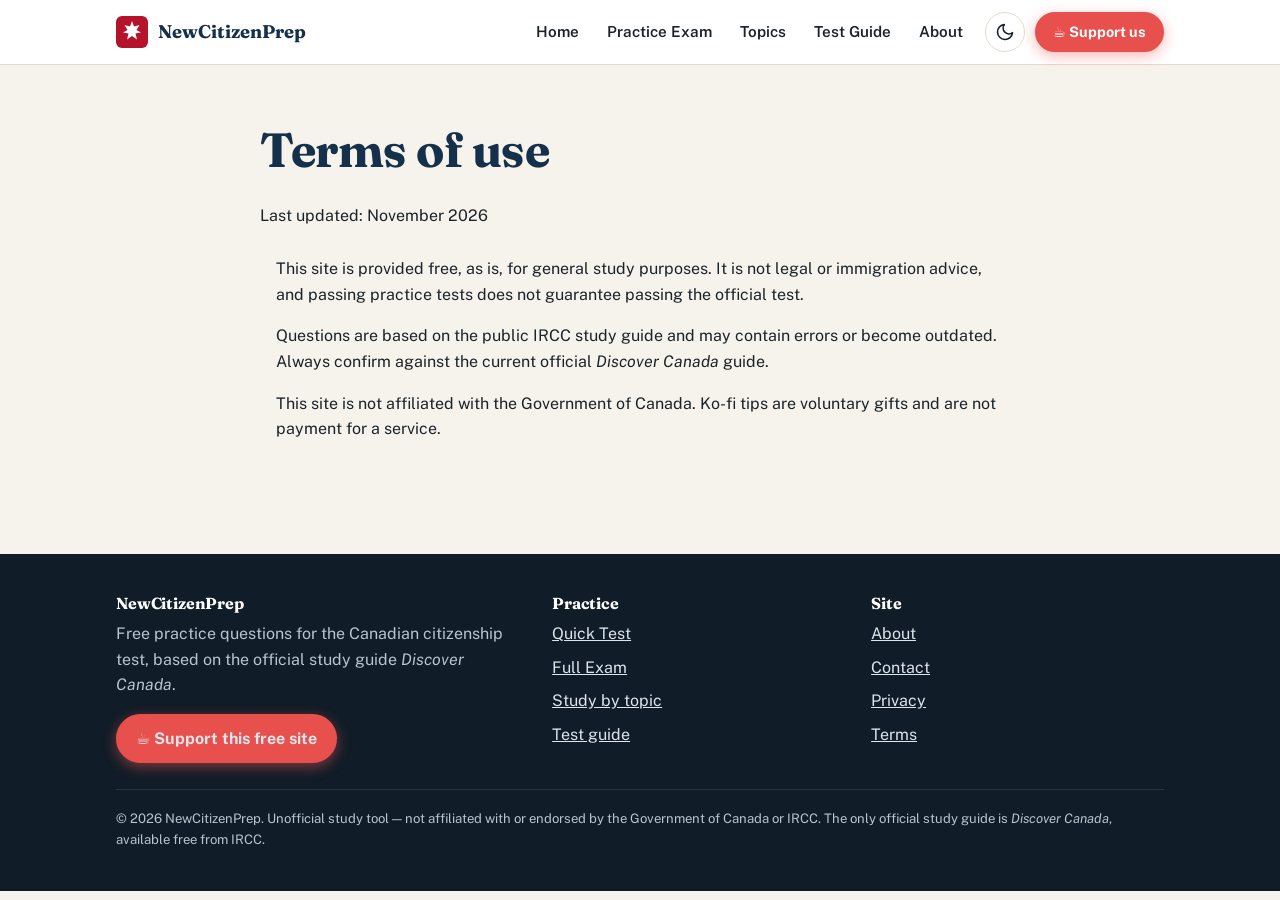
<file: terms.html>
<!DOCTYPE html>
<html lang="en"><head>
<meta charset="utf-8"><meta name="viewport" content="width=device-width,initial-scale=1">
<title>Terms of Use</title>
<meta name="description" content="Terms of use for NewCitizenPrep.">
<link rel="canonical" href="https://newcitizenprep.ca/terms">
<meta property="og:title" content="Terms of Use"><meta property="og:description" content="Terms of use for NewCitizenPrep."><meta property="og:type" content="website">
<meta name="theme-color" content="#14304A">
<link rel="icon" href="/img/favicon.svg" type="image/svg+xml">
<link rel="preconnect" href="https://fonts.googleapis.com"><link rel="preconnect" href="https://fonts.gstatic.com" crossorigin>
<link href="https://fonts.googleapis.com/css2?family=Fraunces:opsz,wght@9..144,600;9..144,700&family=Public+Sans:wght@400;600;700&display=swap" rel="stylesheet">
<script>try{var t=localStorage.getItem("dc_theme");if(t)document.documentElement.setAttribute("data-theme",t)}catch(e){}</script>
<link rel="stylesheet" href="/css/style.css">
</head><body>
<a class="skip" href="#main">Skip to content</a>
<header class="site-header"><div class="container nav">
<a class="brand" href="/"><img src="/img/favicon.svg" alt="" width="32" height="32"><span>NewCitizenPrep</span></a>
<ul class="menu" id="menu"><li><a href="/">Home</a></li><li><a href="/exam">Practice Exam</a></li><li><a href="/topics">Topics</a></li><li><a href="/guide">Test Guide</a></li><li><a href="/about">About</a></li></ul>
<button class="icon-btn" id="theme" type="button" aria-label="Switch theme"><svg class="moon" viewBox="0 0 24 24"><path d="M21 12.8A9 9 0 1 1 11.2 3a7 7 0 0 0 9.8 9.8z"/></svg><svg class="sun" viewBox="0 0 24 24"><circle cx="12" cy="12" r="4"/><path d="M12 2v2M12 20v2M4.9 4.9l1.4 1.4M17.7 17.7l1.4 1.4M2 12h2M20 12h2M4.9 19.1l1.4-1.4M17.7 6.3l1.4-1.4"/></svg></button>
<a class="btn btn-kofi" data-kofi href="#">☕ Support us</a>
<button class="icon-btn burger" id="burger" type="button" aria-label="Menu" aria-expanded="false" aria-controls="menu"><svg viewBox="0 0 24 24"><path d="M4 7h16M4 12h16M4 17h16"/></svg></button>
</div></header>
<main id="main"><div class="container narrow page-head"><h1>Terms of use</h1><p class=lede>Last updated: November 2026</p></div><div class="container narrow prose">
<p>This site is provided free, as is, for general study purposes. It is not legal or immigration advice, and passing practice tests does not guarantee passing the official test.</p>
<p>Questions are based on the public IRCC study guide and may contain errors or become outdated. Always confirm against the current official <em>Discover Canada</em> guide.</p>
<p>This site is not affiliated with the Government of Canada. Ko-fi tips are voluntary gifts and are not payment for a service.</p></div></main>
<footer class="site-footer"><div class="container">
<div class="foot">
<div><h3>NewCitizenPrep</h3><p>Free practice questions for the Canadian citizenship test, based on the official study guide <em>Discover Canada</em>.</p>
<a class="btn btn-kofi" data-kofi href="#">☕ Support this free site</a></div>
<div><h3>Practice</h3><ul><li><a href="/exam?mode=quick">Quick Test</a></li><li><a href="/exam?mode=full">Full Exam</a></li><li><a href="/topics">Study by topic</a></li><li><a href="/guide">Test guide</a></li></ul></div>
<div><h3>Site</h3><ul><li><a href="/about">About</a></li><li><a href="/contact">Contact</a></li><li><a href="/privacy">Privacy</a></li><li><a href="/terms">Terms</a></li></ul></div>
</div>
<p class="fine">© <span data-year>2026</span> NewCitizenPrep. Unofficial study tool — not affiliated with or endorsed by the Government of Canada or IRCC. The only official study guide is <em>Discover Canada</em>, available free from IRCC.</p>
</div></footer>
<script src="/js/config.js"></script><script src="/js/site.js"></script>
</body></html>
</file>
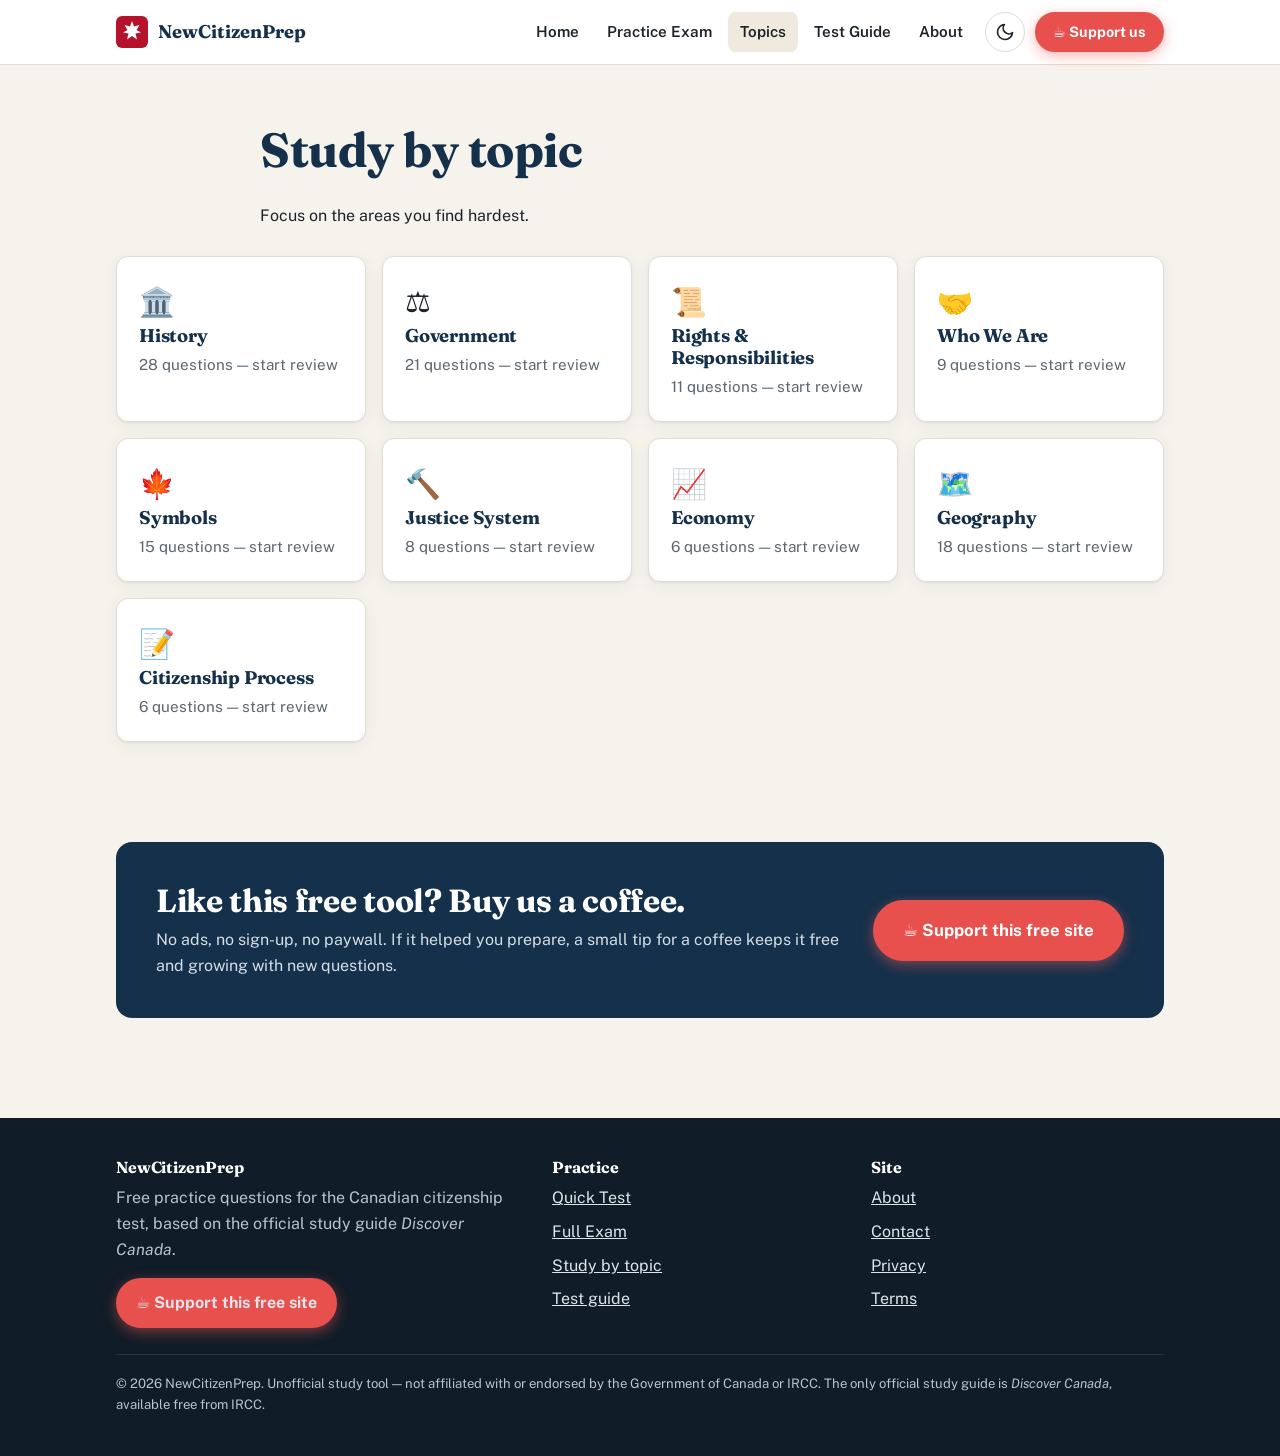
<file: topics.html>
<!DOCTYPE html>
<html lang="en"><head>
<meta charset="utf-8"><meta name="viewport" content="width=device-width,initial-scale=1">
<title>Study by Topic — Citizenship Test Practice</title>
<meta name="description" content="Practise Canadian citizenship test questions by topic: history, government, rights, symbols, geography and more.">
<link rel="canonical" href="https://newcitizenprep.ca/topics">
<meta property="og:title" content="Study by Topic — Citizenship Test Practice"><meta property="og:description" content="Practise Canadian citizenship test questions by topic: history, government, rights, symbols, geography and more."><meta property="og:type" content="website">
<meta name="theme-color" content="#14304A">
<link rel="icon" href="/img/favicon.svg" type="image/svg+xml">
<link rel="preconnect" href="https://fonts.googleapis.com"><link rel="preconnect" href="https://fonts.gstatic.com" crossorigin>
<link href="https://fonts.googleapis.com/css2?family=Fraunces:opsz,wght@9..144,600;9..144,700&family=Public+Sans:wght@400;600;700&display=swap" rel="stylesheet">
<script>try{var t=localStorage.getItem("dc_theme");if(t)document.documentElement.setAttribute("data-theme",t)}catch(e){}</script>
<link rel="stylesheet" href="/css/style.css">
</head><body>
<a class="skip" href="#main">Skip to content</a>
<header class="site-header"><div class="container nav">
<a class="brand" href="/"><img src="/img/favicon.svg" alt="" width="32" height="32"><span>NewCitizenPrep</span></a>
<ul class="menu" id="menu"><li><a href="/">Home</a></li><li><a href="/exam">Practice Exam</a></li><li><a href="/topics" aria-current="page">Topics</a></li><li><a href="/guide">Test Guide</a></li><li><a href="/about">About</a></li></ul>
<button class="icon-btn" id="theme" type="button" aria-label="Switch theme"><svg class="moon" viewBox="0 0 24 24"><path d="M21 12.8A9 9 0 1 1 11.2 3a7 7 0 0 0 9.8 9.8z"/></svg><svg class="sun" viewBox="0 0 24 24"><circle cx="12" cy="12" r="4"/><path d="M12 2v2M12 20v2M4.9 4.9l1.4 1.4M17.7 17.7l1.4 1.4M2 12h2M20 12h2M4.9 19.1l1.4-1.4M17.7 6.3l1.4-1.4"/></svg></button>
<a class="btn btn-kofi" data-kofi href="#">☕ Support us</a>
<button class="icon-btn burger" id="burger" type="button" aria-label="Menu" aria-expanded="false" aria-controls="menu"><svg viewBox="0 0 24 24"><path d="M4 7h16M4 12h16M4 17h16"/></svg></button>
</div></header>
<main id="main"><div class="container narrow page-head"><h1>Study by topic</h1><p class=lede>Focus on the areas you find hardest.</p></div><div class="container"><div class="grid g3" style="padding-bottom:40px"><a class="card" href="/exam?topic=History"><div style="font-size:1.8rem">🏛️</div><h3>History</h3><p>28 questions — start review</p></a><a class="card" href="/exam?topic=Government"><div style="font-size:1.8rem">⚖️</div><h3>Government</h3><p>21 questions — start review</p></a><a class="card" href="/exam?topic=Rights%20%26%20Responsibilities"><div style="font-size:1.8rem">📜</div><h3>Rights & Responsibilities</h3><p>11 questions — start review</p></a><a class="card" href="/exam?topic=Who%20We%20Are"><div style="font-size:1.8rem">🤝</div><h3>Who We Are</h3><p>9 questions — start review</p></a><a class="card" href="/exam?topic=Symbols"><div style="font-size:1.8rem">🍁</div><h3>Symbols</h3><p>15 questions — start review</p></a><a class="card" href="/exam?topic=Justice%20System"><div style="font-size:1.8rem">🔨</div><h3>Justice System</h3><p>8 questions — start review</p></a><a class="card" href="/exam?topic=Economy"><div style="font-size:1.8rem">📈</div><h3>Economy</h3><p>6 questions — start review</p></a><a class="card" href="/exam?topic=Geography"><div style="font-size:1.8rem">🗺️</div><h3>Geography</h3><p>18 questions — start review</p></a><a class="card" href="/exam?topic=Citizenship%20Process"><div style="font-size:1.8rem">📝</div><h3>Citizenship Process</h3><p>6 questions — start review</p></a></div></div><section class="block"><div class="container"><div class="support"><div><h2>Like this free tool? Buy us a coffee.</h2><p>No ads, no sign-up, no paywall. If it helped you prepare, a small tip for a coffee keeps it free and growing with new questions.</p></div><a class="btn btn-kofi btn-lg" data-kofi href="#">☕ Support this free site</a></div></div></section></main>
<footer class="site-footer"><div class="container">
<div class="foot">
<div><h3>NewCitizenPrep</h3><p>Free practice questions for the Canadian citizenship test, based on the official study guide <em>Discover Canada</em>.</p>
<a class="btn btn-kofi" data-kofi href="#">☕ Support this free site</a></div>
<div><h3>Practice</h3><ul><li><a href="/exam?mode=quick">Quick Test</a></li><li><a href="/exam?mode=full">Full Exam</a></li><li><a href="/topics">Study by topic</a></li><li><a href="/guide">Test guide</a></li></ul></div>
<div><h3>Site</h3><ul><li><a href="/about">About</a></li><li><a href="/contact">Contact</a></li><li><a href="/privacy">Privacy</a></li><li><a href="/terms">Terms</a></li></ul></div>
</div>
<p class="fine">© <span data-year>2026</span> NewCitizenPrep. Unofficial study tool — not affiliated with or endorsed by the Government of Canada or IRCC. The only official study guide is <em>Discover Canada</em>, available free from IRCC.</p>
</div></footer>
<script src="/js/config.js"></script><script src="/js/site.js"></script>
</body></html>
</file>
<file: css/style.css>
/* ===== theme tokens (light default, dark via system or toggle) ===== */
:root{--bg:#F6F3EC;--surface:#fff;--ink:#1B2329;--muted:#5A6670;--line:#E2DDD0;--chip:#EFEADD;--sel:#EEF3F8;--why:#FBF5E6;
--red:#C8102E;--red-d:#9E0C24;--navy:#14304A;--on-navy:#fff;--band:#14304A;--gold:#9A7020;--green:#1F7A4D;--green-bg:#E7F4EC;--bad-bg:#FBE9EC;--kofi:#E8504D;--kofi-d:#CC3F3C;
--r:12px;--shadow:0 1px 2px rgba(20,48,74,.06),0 4px 16px rgba(20,48,74,.06)}
@media (prefers-color-scheme:dark){:root:not([data-theme="light"]){--bg:#0F1720;--surface:#17222E;--ink:#E8EDF1;--muted:#9AA8B4;--line:#2A3846;--chip:#223140;--sel:#1D2E40;--why:#2B2512;--red:#D6304A;--red-d:#FF8A9B;--navy:#9CC3E8;--on-navy:#0F1B26;--band:#1B3A57;--gold:#D9A83F;--green:#4CC38A;--green-bg:#12301F;--bad-bg:#3A1620;--shadow:none;color-scheme:dark}}
:root[data-theme="dark"]{--bg:#0F1720;--surface:#17222E;--ink:#E8EDF1;--muted:#9AA8B4;--line:#2A3846;--chip:#223140;--sel:#1D2E40;--why:#2B2512;--red:#D6304A;--red-d:#FF8A9B;--navy:#9CC3E8;--on-navy:#0F1B26;--band:#1B3A57;--gold:#D9A83F;--green:#4CC38A;--green-bg:#12301F;--bad-bg:#3A1620;--shadow:none;color-scheme:dark}
*{box-sizing:border-box}
html{scroll-behavior:smooth}
body{margin:0;background:var(--bg);color:var(--ink);font-family:'Public Sans',system-ui,-apple-system,Segoe UI,Roboto,sans-serif;line-height:1.6;-webkit-font-smoothing:antialiased}
h1,h2,h3{font-family:'Fraunces',Georgia,serif;line-height:1.2;margin:0 0 .5em;letter-spacing:-.01em;color:var(--navy)}
h1{font-size:clamp(1.9rem,5vw,3rem)} h2{font-size:clamp(1.4rem,3.4vw,2rem)} h3{font-size:1.15rem}
p{margin:0 0 1em} a{color:var(--red-d)}
img,svg{max-width:100%}
.container{width:100%;max-width:1080px;margin:0 auto;padding-left:max(16px,env(safe-area-inset-left,0px));padding-right:max(16px,env(safe-area-inset-right,0px))}
.narrow{max-width:760px}
:focus-visible{outline:3px solid var(--gold);outline-offset:2px}
.skip{position:absolute;left:-999px;top:0;background:#000;color:#fff;padding:8px 14px;z-index:99}.skip:focus{left:8px;top:8px}

/* header */
.site-header{position:sticky;top:0;z-index:50;background:var(--surface);backdrop-filter:blur(8px);border-bottom:1px solid var(--line)}
.nav{display:flex;align-items:center;gap:14px;min-height:64px}
.brand{display:flex;align-items:center;gap:10px;text-decoration:none;color:var(--navy);font-family:'Fraunces',serif;font-weight:700;font-size:1.15rem;margin-right:auto}
.brand img{width:32px;height:32px}
.menu{display:flex;gap:4px;list-style:none;margin:0;padding:0}
.menu a{display:block;padding:8px 12px;border-radius:8px;text-decoration:none;color:var(--ink);font-weight:600;font-size:.95rem}
.menu a:hover,.menu a[aria-current=page]{background:var(--chip)}
@media(max-width:820px){
  .burger{display:block}
  .menu{display:none;position:absolute;left:0;right:0;top:64px;background:var(--surface);border-bottom:1px solid var(--line);flex-direction:column;padding:10px 20px 16px}
  .menu.open{display:flex}
  .menu a{padding:12px}
  .nav .btn-kofi .long{display:none}
}

/* buttons */
.btn{display:inline-flex;align-items:center;justify-content:center;gap:8px;font:inherit;font-weight:700;padding:12px 22px;border-radius:999px;border:2px solid var(--navy);background:var(--navy);color:var(--on-navy);text-decoration:none;cursor:pointer;min-height:46px;transition:transform .12s,background .12s}
.btn:hover{transform:translateY(-1px)}
.btn:disabled{opacity:.4;cursor:not-allowed;transform:none}
.btn-red{background:var(--red);border-color:var(--red);color:#fff} .btn-red:hover{background:var(--red-d)}
.btn-ghost{background:transparent;color:var(--navy);border-color:var(--navy)}
.btn-lg{padding:15px 28px;font-size:1.05rem}
.btn-block{width:100%}
.btn-kofi{background:var(--kofi);border-color:var(--kofi);color:#fff;box-shadow:0 4px 14px rgba(255,94,91,.45);padding:10px 18px;min-height:42px}
.btn-kofi:hover{background:var(--kofi-d)}
.btn-kofi.btn-lg{padding:15px 28px;min-height:52px}

/* hero */
.hero-grid{display:grid;gap:32px;align-items:center}
@media(min-width:900px){.hero-grid{grid-template-columns:1.2fr .8fr}}
.hero .lede{font-size:1.1rem;color:var(--muted);max-width:56ch}
.cta-row{display:flex;flex-wrap:wrap;gap:12px;margin-top:22px}
.stats{display:grid;grid-template-columns:repeat(2,1fr);gap:12px}
.stat{background:var(--surface);border:1px solid var(--line);border-radius:var(--r);padding:18px;box-shadow:var(--shadow)}
.stat b{display:block;font-family:'Fraunces',serif;font-size:2rem;color:var(--red-d);line-height:1}
.stat span{color:var(--muted);font-size:.9rem}

section.block{padding:clamp(32px,6vw,60px) 0}
.grid{display:grid;gap:16px}
.g2{grid-template-columns:repeat(auto-fit,minmax(260px,1fr))}
.g3{grid-template-columns:repeat(auto-fit,minmax(230px,1fr))}
.card{background:var(--surface);border:1px solid var(--line);border-radius:var(--r);padding:22px;box-shadow:var(--shadow)}
a.card{text-decoration:none;color:inherit;display:block;transition:transform .12s,border-color .12s}
a.card:hover{transform:translateY(-2px);border-color:var(--navy)}
.card h3{margin-bottom:.3em}
.card p{color:var(--muted);margin:0;font-size:.95rem}
.pill{display:inline-block;background:var(--chip);color:var(--navy);font-weight:700;font-size:.78rem;padding:3px 10px;border-radius:999px;margin-bottom:10px}

.support{background:var(--band);color:#fff;border-radius:16px;padding:clamp(24px,5vw,40px);display:grid;gap:16px;align-items:center}
@media(min-width:760px){.support{grid-template-columns:1fr auto}}
.support h2{color:#fff;margin-bottom:.2em}.support p{color:#D5DEE6;margin:0}

/* prose pages */
.page-head{padding:clamp(28px,6vw,56px) 0 12px}
.prose{padding-bottom:56px}
.prose h2{margin-top:1.6em;font-size:1.4rem}
.prose ul,.prose ol{padding-left:1.2em}.prose li{margin-bottom:.4em}
.table-wrap{overflow-x:auto}
table{border-collapse:collapse;width:100%;background:var(--surface);border:1px solid var(--line);border-radius:var(--r)}
th,td{padding:10px 14px;text-align:left;border-bottom:1px solid var(--line)}
th{background:var(--chip);color:var(--navy)}

/* footer */
.site-footer{background:#101C27;color:#B9C4CD;padding:40px 0 28px;margin-top:40px}
.foot{display:grid;gap:26px}
@media(min-width:760px){.foot{grid-template-columns:1.4fr 1fr 1fr}}
.site-footer h3{color:#fff;font-size:1rem}
.site-footer a{color:#DDE5EB}
.site-footer ul{list-style:none;margin:0;padding:0}.site-footer li{margin-bottom:8px}
.fine{border-top:1px solid #243645;margin-top:26px;padding-top:18px;font-size:.82rem}

/* exam */
.exam-wrap{padding-top:24px;padding-bottom:8px}
.panel{background:var(--surface);border:1px solid var(--line);border-radius:16px;padding:clamp(18px,4vw,32px);box-shadow:var(--shadow)}
.mode-list{display:grid;gap:14px}
@media(min-width:700px){.mode-list{grid-template-columns:1fr 1fr}}
.mode{all:unset;box-sizing:border-box;display:block;cursor:pointer;background:var(--surface);border:2px solid var(--line);border-radius:var(--r);padding:20px;transition:border-color .12s,transform .12s}
.mode:hover,.mode:focus-visible{border-color:var(--red);transform:translateY(-2px)}
.mode h3{margin:6px 0}.mode p{margin:0;color:var(--muted);font-size:.93rem}
.chips{display:flex;flex-wrap:wrap;gap:8px;margin:12px 0}
.chip{font:inherit;font-size:.9rem;padding:8px 14px;border-radius:999px;border:1.5px solid var(--navy);background:var(--surface);color:var(--navy);cursor:pointer;min-height:40px}
.chip[aria-pressed=true]{background:var(--navy);color:var(--on-navy)}
.hist{margin-top:22px}
.hist li{display:flex;justify-content:space-between;gap:10px;padding:8px 0;border-bottom:1px solid var(--line);font-size:.92rem}
.hist ul{list-style:none;margin:0;padding:0}

.q-top{display:flex;justify-content:space-between;align-items:center;gap:10px;flex-wrap:wrap;font-size:.9rem;color:var(--muted);margin-bottom:10px}
.timer{font-variant-numeric:tabular-nums;font-weight:700;color:var(--navy);background:var(--chip);padding:3px 12px;border-radius:999px}
.timer.warn{background:var(--bad-bg);color:var(--red-d)}
.bar{height:8px;background:var(--chip);border-radius:999px;overflow:hidden;margin-bottom:22px}
.bar i{display:block;height:100%;background:var(--red);width:0;transition:width .25s}
.q-cat{font-weight:700;color:var(--gold);font-size:.82rem}
.q-text{font-family:'Fraunces',serif;font-size:clamp(1.2rem,3.6vw,1.6rem);color:var(--navy);margin:6px 0 20px;font-weight:600;line-height:1.3}
.opts{display:grid;gap:10px}
.opt{all:unset;box-sizing:border-box;display:flex;gap:12px;align-items:flex-start;cursor:pointer;border:2px solid var(--line);border-radius:var(--r);padding:14px 16px;font-size:1rem;background:var(--surface);min-height:54px}
.opt:hover{border-color:var(--navy)}
.opt:focus-visible{outline:3px solid var(--gold)}
.opt .k{flex:none;width:28px;height:28px;border-radius:50%;border:2px solid var(--navy);display:grid;place-items:center;font-weight:700;font-size:.8rem;color:var(--navy)}
.opt.sel{border-color:var(--navy);background:var(--sel)}.opt.sel .k{background:var(--navy);color:var(--on-navy)}
.opt.ok{border-color:var(--green);background:var(--green-bg)}.opt.ok .k{background:var(--green);border-color:var(--green);color:#fff}
.opt.no{border-color:var(--red);background:var(--bad-bg)}.opt.no .k{background:var(--red);border-color:var(--red);color:#fff}
.opt.lock{cursor:default}
.why{display:none;margin-top:16px;padding:14px 16px;border-left:4px solid var(--gold);background:var(--why);border-radius:0 var(--r) var(--r) 0;font-size:.95rem}
.why.show{display:block}
.q-actions{display:flex;justify-content:space-between;gap:12px;margin-top:22px;padding-top:18px;border-top:1px solid var(--line)}
@media(max-width:520px){.q-actions .btn{flex:1;padding-left:10px;padding-right:10px}}

.verdict{display:inline-block;font-family:'Fraunces',serif;font-weight:700;font-size:1.3rem;padding:6px 18px;border:3px solid var(--green);color:var(--green);border-radius:10px;transform:rotate(-3deg)}
.verdict.fail{border-color:var(--red);color:var(--red-d)}
.score{font-family:'Fraunces',serif;font-size:clamp(3rem,12vw,4.5rem);font-weight:700;color:var(--navy);line-height:1.1;margin:10px 0 0}
.catrow{display:grid;grid-template-columns:130px 1fr 48px;gap:10px;align-items:center;padding:7px 0;font-size:.9rem}
@media(max-width:480px){.catrow{grid-template-columns:100px 1fr 42px;font-size:.82rem}}
.catrow .t{height:10px;background:var(--chip);border-radius:999px;overflow:hidden}.catrow .t i{display:block;height:100%;background:var(--gold)}
.review{border-top:1px solid var(--line);padding:14px 0}
.review .bad{color:var(--red-d)}.review .good{color:var(--green)}
.hidden{display:none!important}
.row{display:flex;flex-wrap:wrap;gap:10px;margin-top:20px}
@media(prefers-reduced-motion:reduce){*{transition:none!important;scroll-behavior:auto!important}}

/* ===== header controls: one consistent 40px control height ===== */
.nav{gap:10px}
.nav .btn-kofi{padding:0 16px;min-height:40px;font-size:.9rem;white-space:nowrap}
.icon-btn{flex:none;width:40px;height:40px;border-radius:50%;border:1.5px solid var(--line);background:var(--surface);color:var(--ink);cursor:pointer;display:grid;place-items:center;padding:0}
.icon-btn:hover{border-color:var(--navy)}
.icon-btn svg{width:20px;height:20px;fill:none;stroke:currentColor;stroke-width:2;stroke-linecap:round;stroke-linejoin:round}
.icon-btn .sun{display:none}
:root[data-theme="dark"] .icon-btn .sun{display:block}:root[data-theme="dark"] .icon-btn .moon{display:none}
.burger{display:none}
@media(max-width:820px){.burger{display:grid}.nav .btn-kofi .long{display:none}}
@media(max-width:360px){.brand{font-size:1rem}.brand img,.brand svg{width:26px;height:26px}}

/* ===== hero: solid dark band so text always has strong contrast ===== */
.hero{background:var(--band);color:#fff;padding:clamp(30px,7vw,72px) 0 clamp(28px,6vw,56px)}
.hero h1{color:#fff}
.hero .lede{color:#D5DEE6}
.hero .pill{background:rgba(255,255,255,.16);color:#fff}
.hero .stat{border-color:transparent}

/* ===== buttons: stacked + full width on phones, side by side on larger screens ===== */
.cta-row{display:grid;grid-template-columns:1fr;gap:12px;margin-top:24px}
.cta-row .btn{width:100%}
@media(min-width:600px){.cta-row{grid-template-columns:repeat(2,max-content)}.cta-row .btn{width:auto}}
.support .btn{width:100%}
@media(min-width:760px){.support .btn{width:auto}}
.row .btn{flex:1 1 150px}
@media(min-width:700px){.row .btn{flex:0 1 auto}}
.btn-lg{min-height:52px;padding:0 28px}

/* ===== header never overflows: brand text shrinks with an ellipsis ===== */
.nav{min-width:0}
.brand{min-width:0;flex:1 1 auto;white-space:nowrap}
.brand span{min-width:0;overflow:hidden;text-overflow:ellipsis}
.brand img,.brand svg{flex:none}
@media(max-width:420px){.brand{font-size:1rem;gap:8px}.nav{gap:8px}.nav .btn-kofi{padding:0 12px;font-size:.85rem}.icon-btn{width:38px;height:38px}.nav .btn-kofi{min-height:38px}}
@media(max-width:340px){.brand img,.brand svg{display:none}}
</file>
